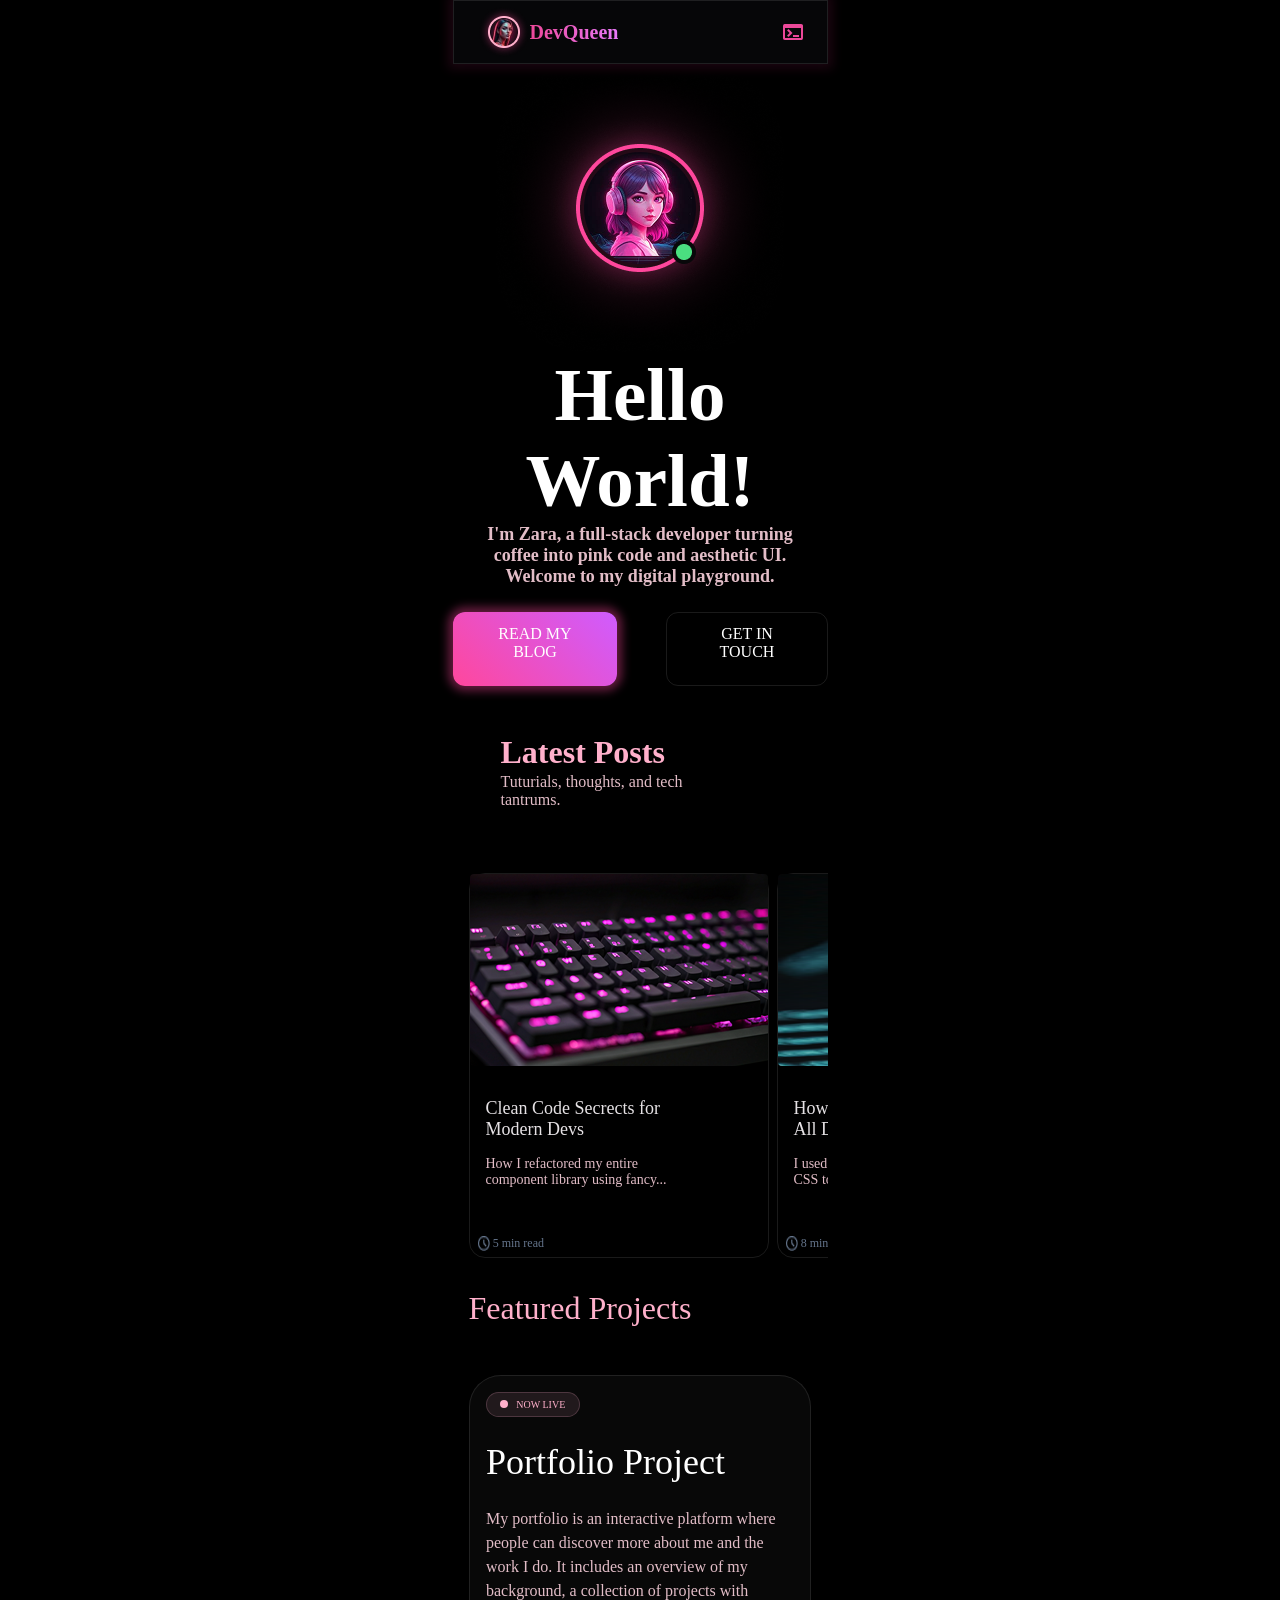
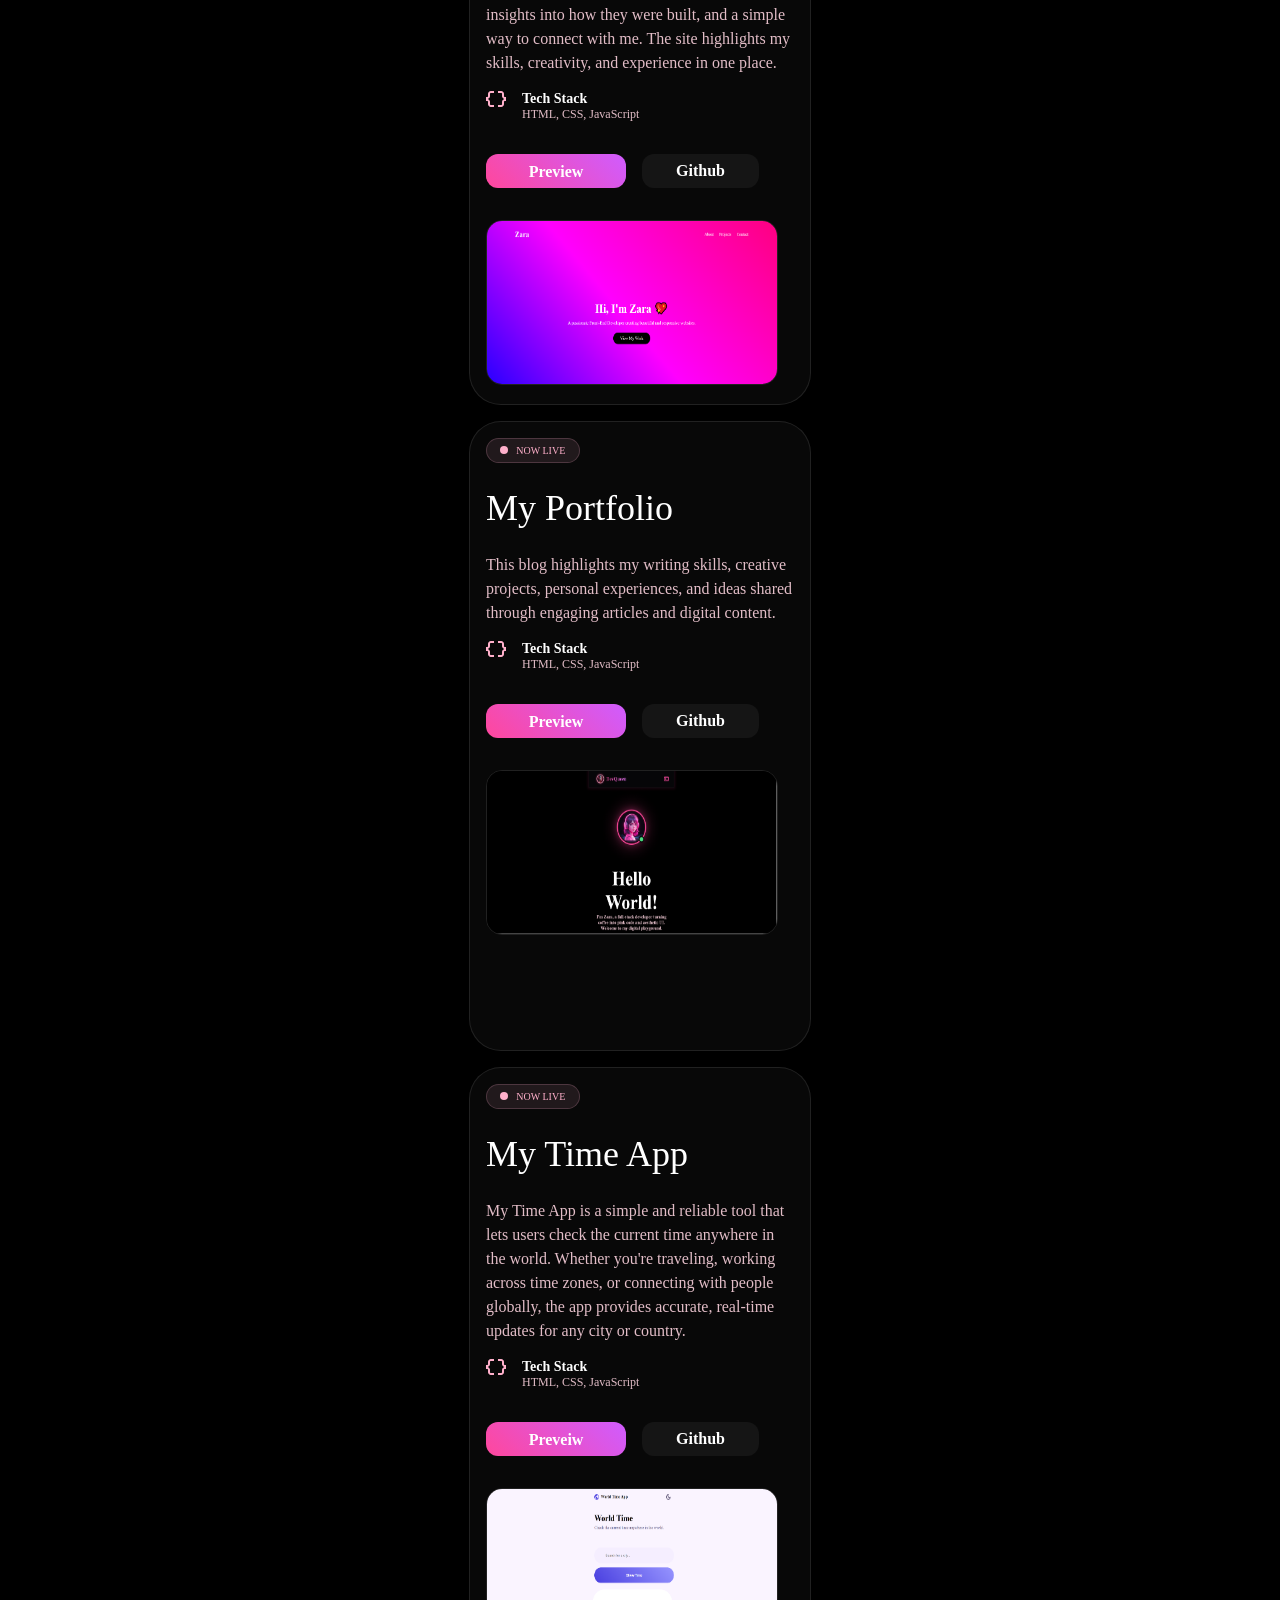
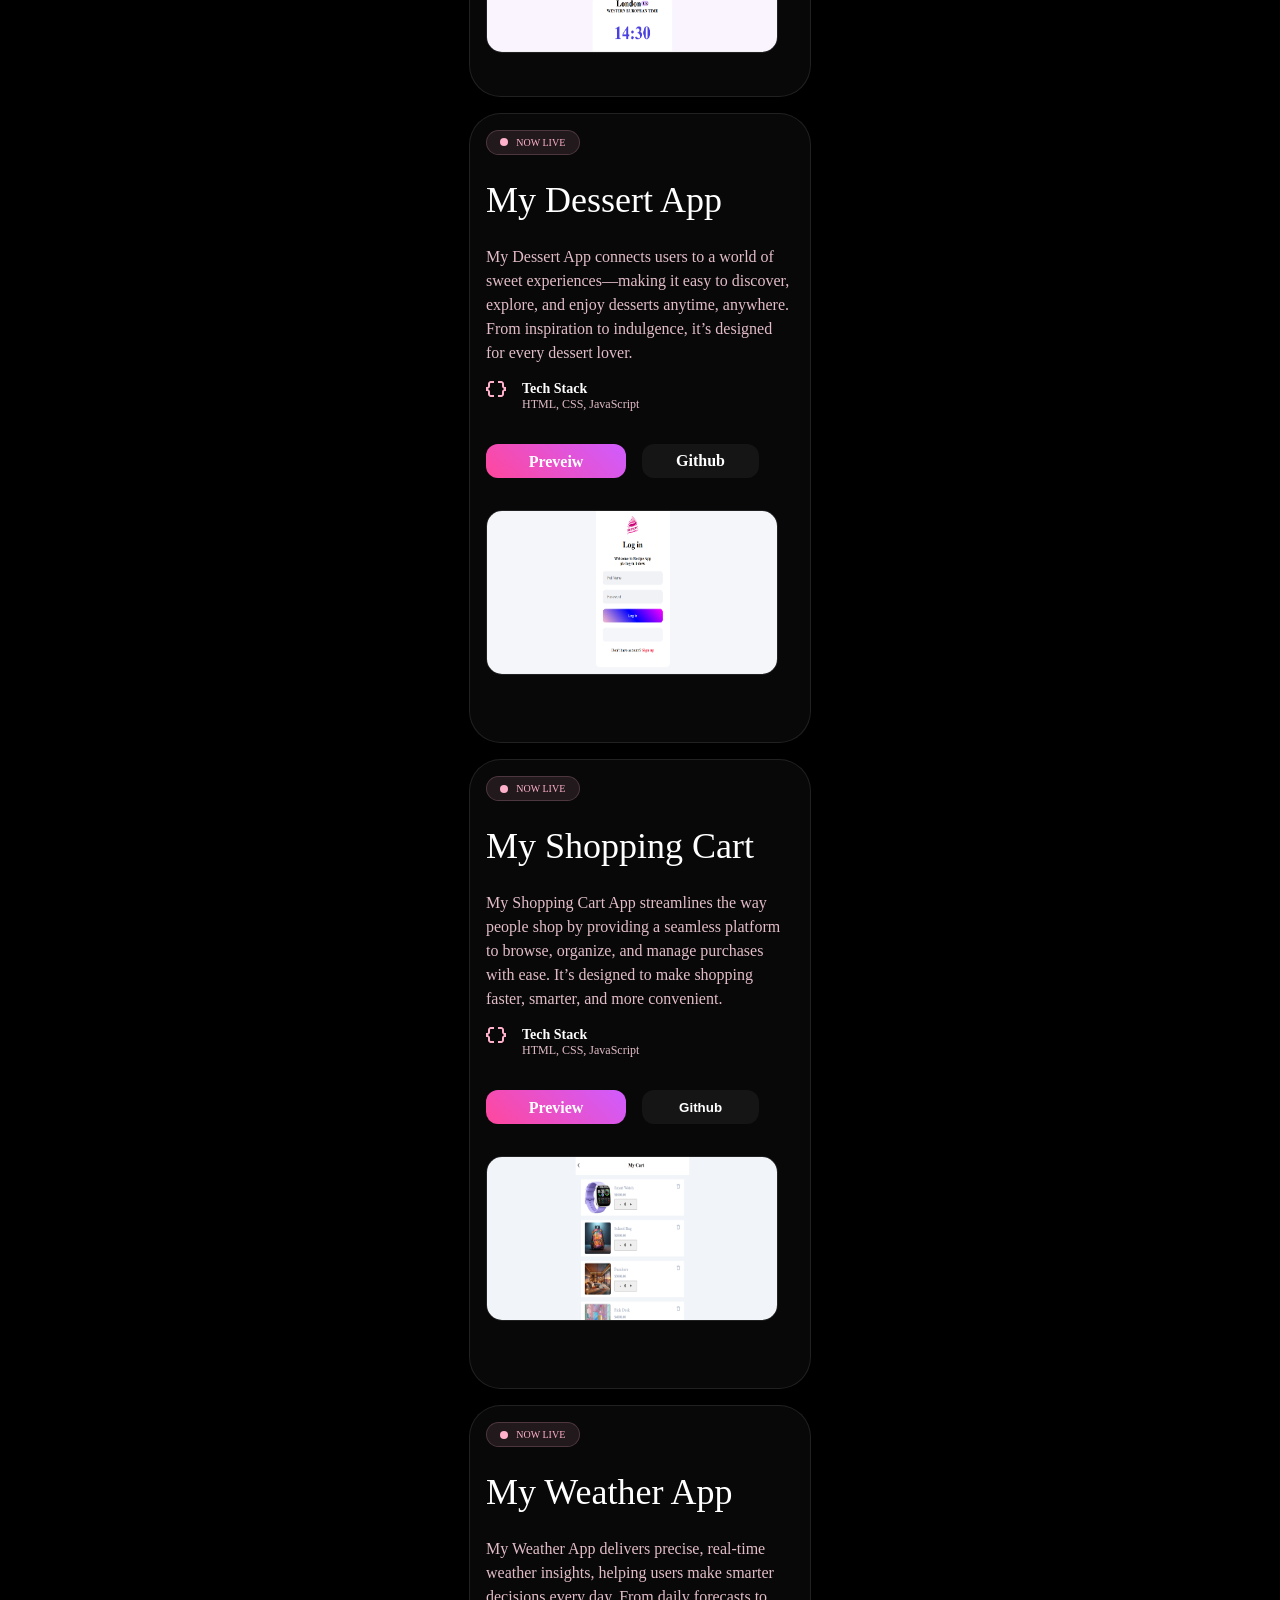
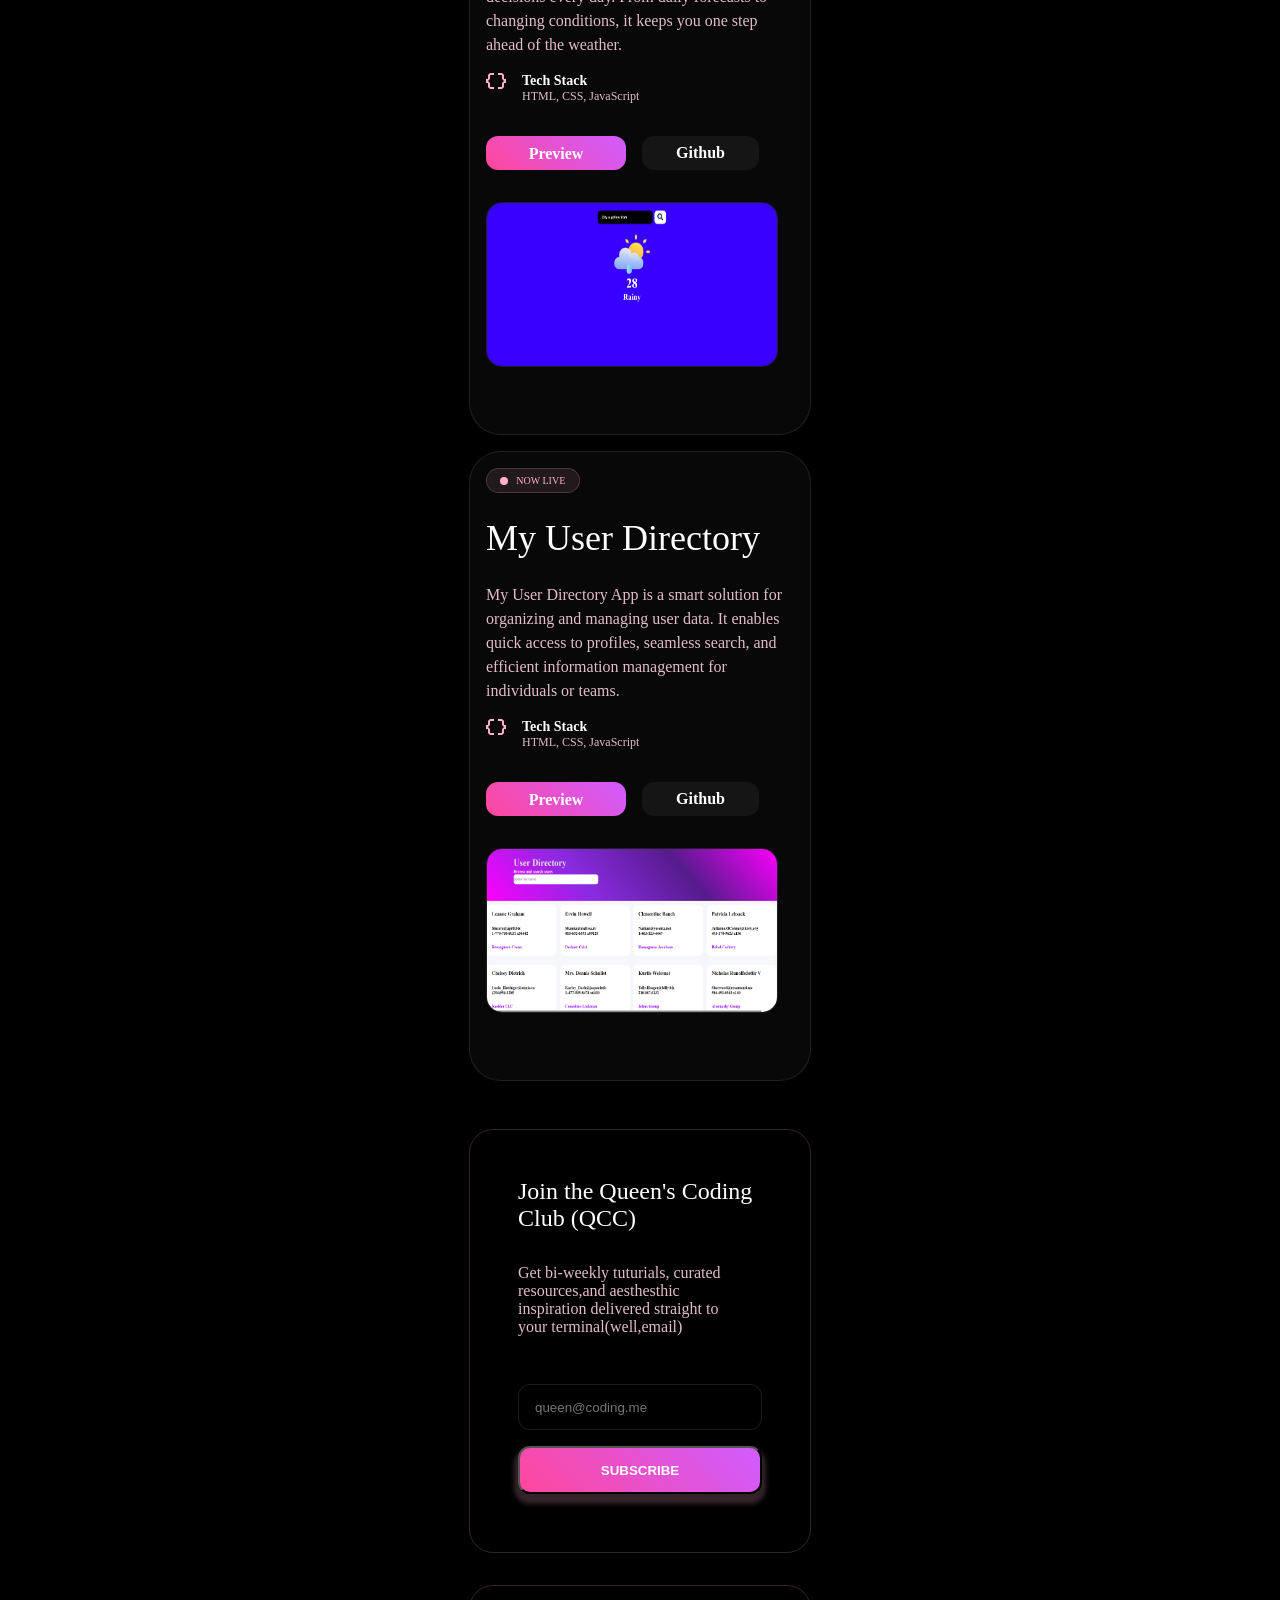
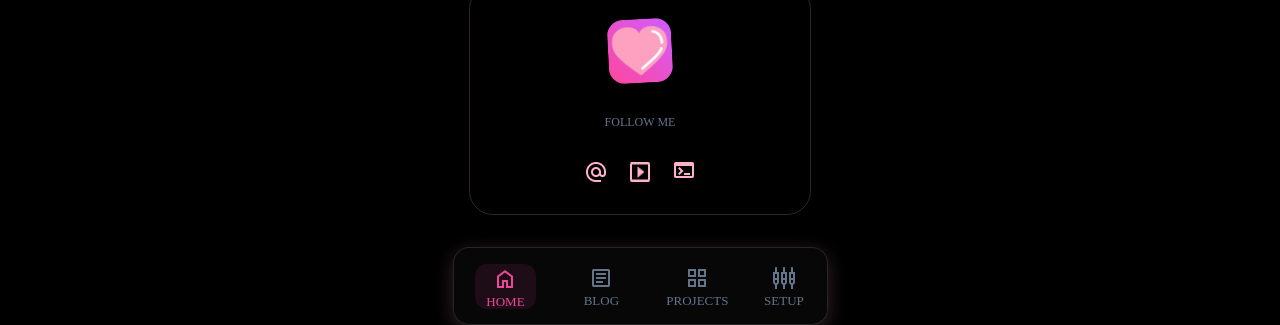
<file: index.html>
<!DOCTYPE html>
<html>
<head>
    <meta charset="UTF-8" />
    <meta name="viewport"content="width=device=width,initial-scale=1.0"/>
    <title>Zee's Blog</title>
    <link rel="stylesheet" href="style.css">
</head>
<body>
    <div class="main-container">
            <div class="navbar">
            <div class="profile">
                <img src="images/Navbar-image.png"class="image-1">
                <div class="brand-text">DevQueen</div>
            </div>
            <img src="images/Github-Icon.png"class="github-button">
        </div>
        <div class="description">
            <img src="images/Profile-image.png"class="margin">
            <h1 class="header-text"><b>Hello World!</b></h1>
            <div class="intro">
                <p>I'm Zara, a full-stack developer turning</p>
                <p>coffee into pink code and aesthetic UI.</p>
                <p>Welcome to my digital playground.</p>
            </div>
            <div class="btns">
                <a href="blog.html" class="read-btn">READ MY BLOG</a>
                <a href="#fmc" class="get-in-touch-btn">GET IN TOUCH</a>
            </div>
        </div>
        <div class="latest-posts">
            <div class="group-text">
                <div class="latest-posts-text">Latest Posts</div>
                <p class="text">Tuturials, thoughts, and tech</p>
                <p class="text">tantrums.</p>
            </div>
            
            <div class="cards">
                <div class="post-card">
                    <img src="images/image.png"class="portfolio">
                    <div class="card-texts">
                        <p>Clean Code Secrects for</p>
                        <p>Modern Devs</p>
                    </div>
                    <div class="explanation">
                        <p>How I refactored my entire</p>
                        <p>component library using fancy...</p>
                    </div>
                    <div class="time">
                        <img src="images/Time-Watch.png" class="watch">
                        <div class="five-min">5 min read</div>
                    </div>
                </div>

                <div class="post-card">
                    <img src="images/image2.png"class="portfolio">
                    <div class="card-texts">
                        <p>How I Made it, Secrets for</p>
                        <p>All Devs</p>
                    </div>
                    <div class="explanation">
                        <p>I used JavaScript, HTML</p>
                        <p>CSS to show some of the ...</p>
                    </div>
                    <div class="time">
                        <img src="images/Time-Watch.png" class="watch">
                        <div class="five-min">8 min read</div>
                    </div>
                </div>
            </div>
        </div>
        <div class="featured-projects">
            <div class="featured-projects-text">Featured Projects</div>
            <div class="project-card">
                <div class="live">
                    <div class="circle"></div>
                    <div class="live-text">NOW LIVE</div>
                </div>
                <h2 class="project-name">Portfolio Project</h2>
                <div class="project-description">
                    <p>My portfolio is an interactive platform where people can discover more about me and the work I do. It includes an overview of my background, a collection of projects with insights into how they were built, and a simple way to connect with me. The site highlights my skills, creativity, and experience in one place.</p>
                </div>
                <div class="tech-stack">
                    <img src="images/Tech Stack image.png" class="tech-image">
                    <div class="group">
                        <p class="tech">Tech Stack</p>
                        <p class="coding-languages">HTML, CSS, JavaScript</p>
                    </div>
            </div>
                    <div class="buttons">
                        <a href="https://zara-osifowora.vercel.app/" class="button1">Preview</a>
                        <a href="https://github.com/Zee-Dev-09/Zara-Portfolio" class="button2">Github</a>
                    </div>
            <img src="images/My Portfolio.PNG"class="image">
        </div>
            <div class="project-card">
                <div class="live">
                    <div class="circle"></div>
                    <div class="live-text">NOW LIVE</div>
                </div>
                <h2 class="project-name">My Portfolio</h2>
                <div class="project-description">
                    <p>This blog highlights my writing skills, creative projects, personal experiences, and ideas shared through engaging articles and digital content.</p>
                </div>
                <div class="tech-stack">
                    <img src="images/Tech Stack image.png" class="tech-image">
                    <div class="group">
                        <p class="tech">Tech Stack</p>
                        <p class="coding-languages">HTML, CSS, JavaScript</p>
                    </div>
            </div>
                    <div class="buttons">
                        <a href="https://zara-osifowora.vercel.app/" class="button1">Preview</a>
                        <a href="https://github.com/Zee-Dev-09/My-portfolio" class="button2">Github</a>
                    </div>
            <img src="images/blog-portfolio.PNG"class="image">
        </div>

            <div class="project-card">
                <div class="live">
                    <div class="circle"></div>
                    <div class="live-text">NOW LIVE</div>
                </div>
                <h2 class="project-name">My Time App</h2>
                <div class="project-description">
                    <p>My Time App is a simple and reliable tool that lets users check the current time anywhere in the world. Whether you're traveling, working across time zones, or connecting with people globally, the app provides accurate, real-time updates for any city or country.</p>
                </div>
                <div class="tech-stack">
                    <img src="images/Tech Stack image.png" class="tech-image">
                    <div class="group">
                        <p class="tech">Tech Stack</p>
                        <p class="coding-languages">HTML, CSS, JavaScript</p>
                    </div>
            </div>
                    <div class="buttons">
                        <a href="https://zara-clock.vercel.app/" class="button1">Preveiw</a>
                        <a href="https://github.com/Zee-Dev-09/Time-app" class="button2">Github</a>
                    </div>
            <img src="images/Time App.PNG"class="image">
        </div>

            <div class="project-card">
                <div class="live">
                    <div class="circle"></div>
                    <div class="live-text">NOW LIVE</div>
                </div>
                <h2 class="project-name">My Dessert App</h2>
                <div class="project-description">
                    <p>My Dessert App connects users to a world of sweet experiences—making it easy to discover, explore, and enjoy desserts anytime, anywhere. From inspiration to indulgence, it’s designed for every dessert lover.</p>
                </div>
                <div class="tech-stack">
                    <img src="images/Tech Stack image.png" class="tech-image">
                    <div class="group">
                        <p class="tech">Tech Stack</p>
                        <p class="coding-languages">HTML, CSS, JavaScript</p>
                    </div>
            </div>
                    <div class="buttons">
                        <a href="https://dessert-app-one.vercel.app/" class="button1">Preveiw</a>
                        <a href="https://github.com/Zee-Dev-09/Dessert-App" class="button2">Github</a>
                    </div>
            <img src="images/Desssert-App.PNG"class="image">
        </div>

            <div class="project-card">
                <div class="live">
                    <div class="circle"></div>
                    <div class="live-text">NOW LIVE</div>
                </div>
                <h2 class="project-name">My Shopping Cart</h2>
                <div class="project-description">
                    <p>My Shopping Cart App streamlines the way people shop by providing a seamless platform to browse, organize, and manage purchases with ease. It’s designed to make shopping faster, smarter, and more convenient.</p>
                </div>
                <div class="tech-stack">
                    <img src="images/Tech Stack image.png" class="tech-image">
                    <div class="group">
                        <p class="tech">Tech Stack</p>
                        <p class="coding-languages">HTML, CSS, JavaScript</p>
                    </div>
            </div>
                    <div class="buttons">
                        <a href="https://zara-shopping-cart.vercel.app/" class="button1">Preview</a>
                        <button class="button2">Github</button>
                    </div>
            <img src="images/Shopping Cart.PNG"class="image">
        </div>

            <div class="project-card">
                <div class="live">
                    <div class="circle"></div>
                    <div class="live-text">NOW LIVE</div>
                </div>
                <h2 class="project-name">My Weather App</h2>
                <div class="project-description">
                    <p>My Weather App delivers precise, real-time weather insights, helping users make smarter decisions every day. From daily forecasts to changing conditions, it keeps you one step ahead of the weather.</p>
                </div>
                <div class="tech-stack">
                    <img src="images/Tech Stack image.png" class="tech-image">
                    <div class="group">
                        <p class="tech">Tech Stack</p>
                        <p class="coding-languages">HTML, CSS, JavaScript</p>
                    </div>
            </div>
                    <div class="buttons">
                        <a href="https://weather-app-by-zara.vercel.app/" class="button1">Preview</a>
                        <a href="https://github.com/Zee-Dev-09/Weather-App" class="button2">Github</a>
                    </div>
            <img src="images/Weather App.PNG"class="image">
        </div>

            <div class="project-card">
                <div class="live">
                    <div class="circle"></div>
                    <div class="live-text">NOW LIVE</div>
                </div>
                <h2 class="project-name">My User Directory</h2>
                <div class="project-description">
                    <p>My User Directory App is a smart solution for organizing and managing user data. It enables quick access to profiles, seamless search, and efficient information management for individuals or teams.</p>
                </div>
                <div class="tech-stack">
                    <img src="images/Tech Stack image.png" class="tech-image">
                    <div class="group">
                        <p class="tech">Tech Stack</p>
                        <p class="coding-languages">HTML, CSS, JavaScript</p>
                    </div>
            </div>
                    <div class="buttons">
                        <a href="https://user-directory-by-zara.vercel.app/" class="button1">Preview</a>
                        <a href="https://github.com/Zee-Dev-09/User-Directory" class="button2">Github</a>
                    </div>
            <img src="images/User Directory.PNG"class="image">
        </div>
        </div>

        <div class="join-the-club">
            <p class="QCC">Join the Queen's Coding Club (QCC)</p>
            <div class="intro-two">
                <p>Get bi-weekly tuturials, curated</p>
                <p>resources,and aesthesthic</p>
                <p>inspiration delivered straight to</p>
                <p>your terminal(well,email)</p>
            </div>
            <input type="text" class="input" placeholder="queen@coding.me">
            <button class="sub-button">SUBSCRIBE</button>
        </div>
        <div class="follow-me-card" id="fmc">
            <img src="images/Heart.webp" class="heart">
            <p class="follow-me-text">FOLLOW ME</p>
            <div class="three-btns">
                <img src="images/At-btn.png"class="at-btn">
                <img src="images/Play-Icon.png" class="play-icon">
                <a href="https://github.com/Zee-Dev-09">
                    <img src="images/Pink-Github-Icon.png"class="pink-github-btn">
                </a>
            </div>
        </div>
        <div class="bottom-navbar">
            <div class="home-nav">
                <img src="images/Home BTN.png"class="home-icon">
                <div class="home-text">HOME</div>
            </div>
            <a href="blog.html" class="blog">
                <img src="images/blog.png" class="blog-icon">
                <div class="blog-text">BLOG</div>
            </a>
            <div class="project">
                <img src="images/projects.png" class="nav-icon">
                <div class="projects-text">PROJECTS</div>
            </div>
            <div class="set-up">
                <img src="images/setup.png" class="setup-image">
                <div class="setup-text">SETUP</div>
            </div>
        </div>
    </div>

</body>
</html>
</file>
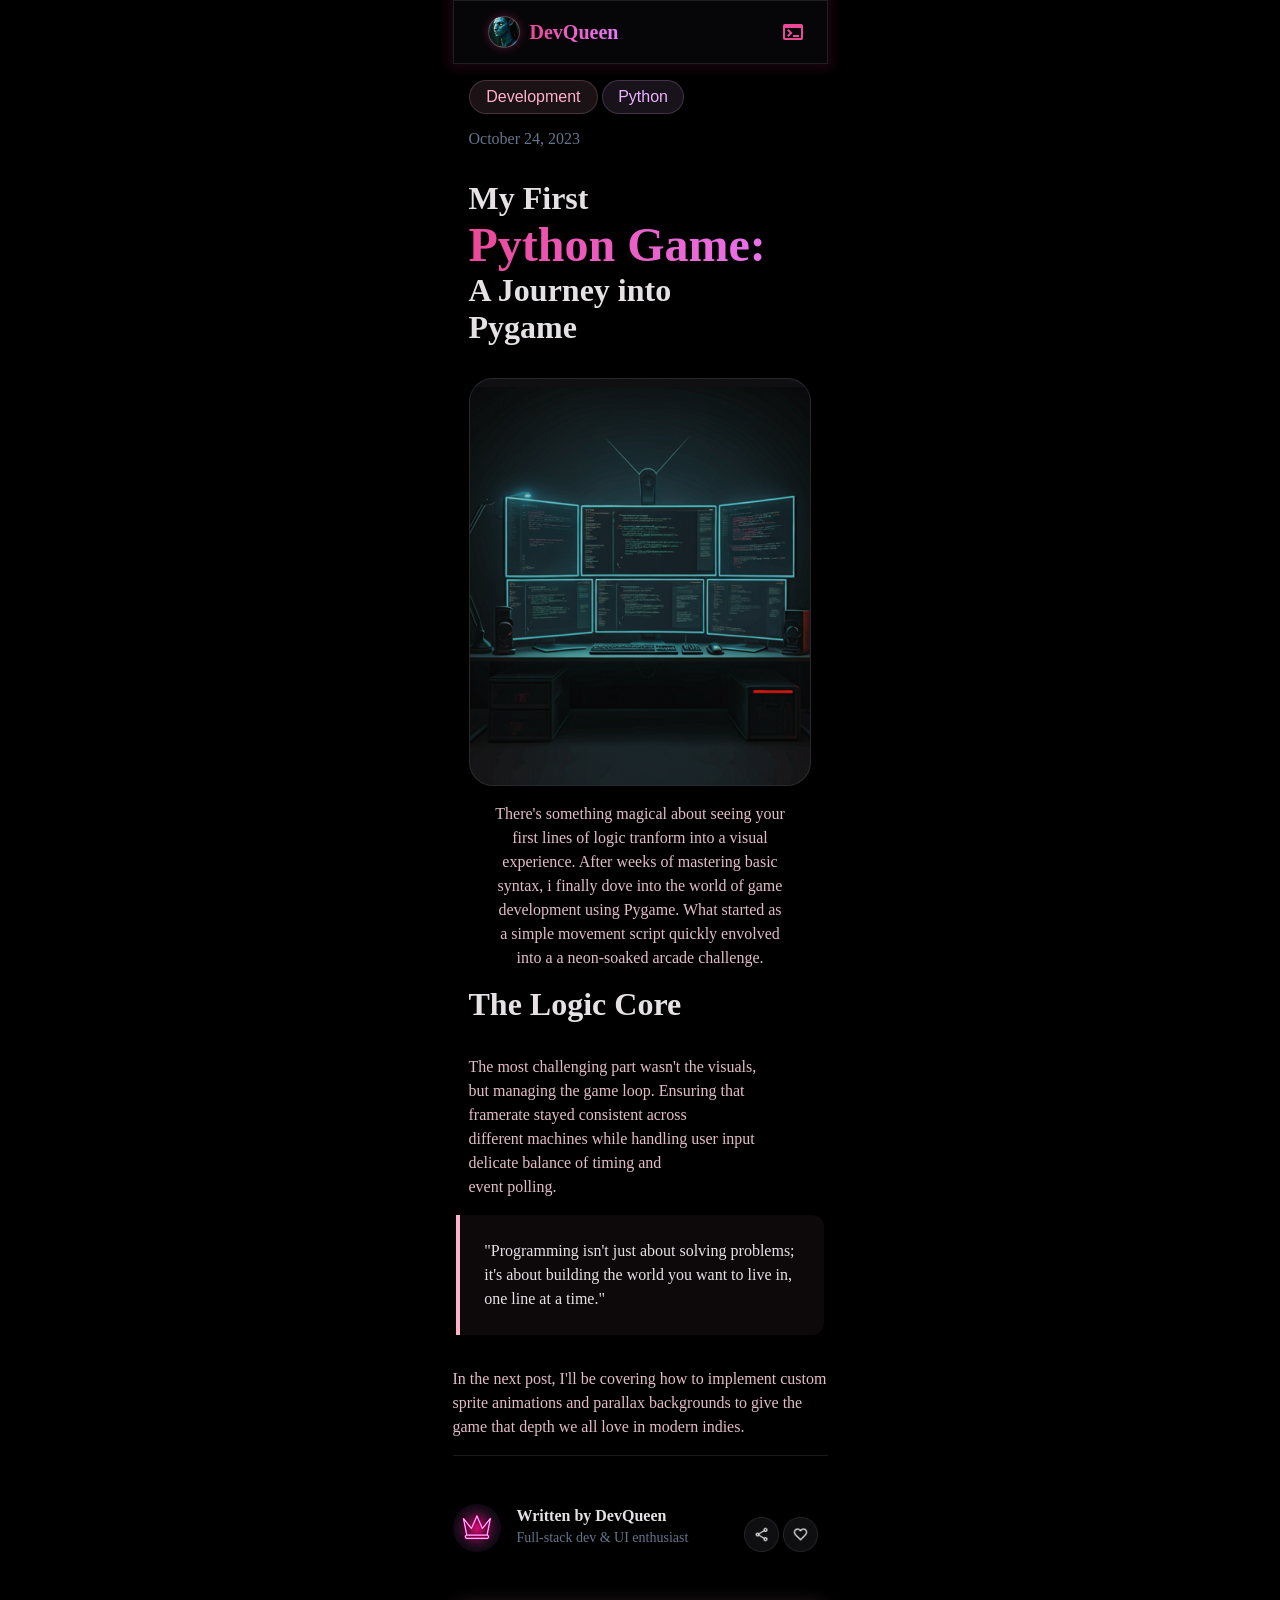
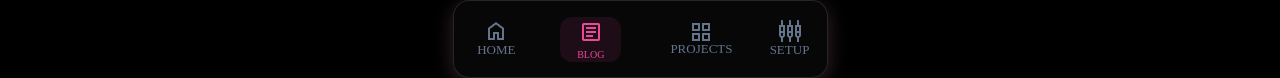
<file: blog.html>
<!DOCTYPE html>
<html>
<head>
    <meta charset="UTF-8" />
    <meta name="viewport"content="width=device=width,initial-scale=1.0"/>
    <title>Blog Post Detail</title>
    <link rel="stylesheet" href="blog.css">
</head>
<body>
    <div class="main-container">
        <div class="navbar">
            <div class="profile">
                <img src="images/Navbar-image-2.png"class="image-1">
                <div class="brand-text">DevQueen</div>
            </div>
            <img src="images/Github-Icon.png"class="github-button">
        </div>
        <div class="detail-header">
            <button class="dev-btn">Development</button>
            <button class="python-btn">Python</button>
            <div class="date-text">October 24, 2023</div>
        </div>
        <div class="header-texts">
            <h1>My First</h1>
            <h1 class="header-text">Python Game:</h1>
            <h1>A Journey into</h1>
            <h1>Pygame</h1>
        </div>
        <img src="images/Py-Image.png"class="py-image">
        <div class="article-content">
            <div class="py-intro">
                <p>There's something magical about seeing your</p>
                <p>first lines of logic tranform into a visual</p>
                <p>experience. After weeks of mastering basic</p>
                <p>syntax, i finally dove into the world of game</p>
                <p>development using Pygame. What started as</p>
                <p>a simple movement script quickly envolved</p>
                <p>into a a neon-soaked arcade challenge.</p>
            </div>
            <div class="logic-core">
                <div class="logic-text">The Logic Core</div>
                <div class="logic-intro">
                    <p>The most challenging part wasn't the visuals,</p>
                    <p>but managing the game loop. Ensuring that</p>
                    <p>framerate stayed consistent across</p>
                    <p>different machines while handling user input</p>
                    <p>delicate balance of timing and</p>
                    <p>event polling.</p>
                </div>
            </div>
            <div class="article">
                <p class="article-text">"Programming isn't just about solving
                    problems; it's about building the world
                    you want to live in, one line at a time."
                </p>
            </div>
            <div class="next-post">
                <p>
                    In the next post, I'll be covering how to
                    implement custom sprite animations and
                    parallax backgrounds to give the game that
                    depth we all love in modern indies.
                </p>
            </div>
            <div class="campaign">
                <div class="crown-group">
                    <img src="images/Crown.png"class="crown">
                    <div class="dev-group">
                        <div class="dev-queen">Written by DevQueen</div>
                        <p class="dev-text">Full-stack dev & UI enthusiast</p>
                    </div>
                </div>
                <div class="icon-group">
                    <img src="images/Share-Icon.png"class="share-icon">
                    <img src="images/heart-icon.png"class="heart-icon">
                </div>
            </div>
        </div>
        <div class="bottom-navbar">
            <div class="home-nav">
                <img src="images/grey-home-icon.png"class="home-icon">
                <div class="home-text">HOME</div>
            </div>
            <div class="blog">
                <img src="images/pink-blog-icon.png" class="nav-icon">
                <div class="blog-text">BLOG</div>
            </div>
            <div class="project">
                <img src="images/projects.png" class="nav-icon">
                <div class="projects-text">PROJECTS</div>
            </div>
            <div class="set-up">
                <img src="images/setup.png" class="setup-image">
                <div class="setup-text">SETUP</div>
            </div>
        </div>
    </div>
</body>
</html>
</file>
<file: style.css>
*{
    margin: 0;
    padding: 0;
    box-sizing: border-box;
}
html{
    scroll-behavior: smooth;
}
*::-webkit-scrollbar{
    display: none;
}
.main-container{
    max-width: 375px;
    margin: auto;
}
body{
    background-color: black;
}
.navbar{
    width: 100%;
    height: 64px;
    justify-content: space-between;
    padding-right: 24px;
    padding-left: 24px;
    background-color: #08080ACC;
    box-shadow: 0px 0px 10px 5px #FF2E971A;
    display: flex;
    align-items: center;
    justify-content: left;
    justify-content: space-between;
    border: 1px solid #FFFFFF1A;
}
.profile{
    display: flex;
    align-items: center;
}
.brand-text{
    font-weight: 800;
    font-size: 20px;
    background: linear-gradient(to right, #EC4899, #E879F9);
    -webkit-background-clip: text;
    -webkit-text-fill-color: transparent;
}
.margin{
    display: block;
    margin: auto;
}
.header-text{
    color: white;
    font-size: 75px;
    text-align: center;
}
.intro{
    width: 342px;
    height: 87.6px;
    max-width: 672px;
    margin-top: 1.2px;
    padding-right: 7.62px;
    padding-bottom: 0.6px;
    padding-left: 7.61px;
    color: #E2BDC7;
    font-size: 18px;
    font-weight: 700;
    margin: auto;
    text-align: center;
}
.btns{
    display: flex;
    align-items: center;
    justify-content: center;
    justify-content: space-between;
    text-align: center;
}
.read-btn{
    width: 164.95px;
    height: 74px;
    border-radius: 12px;
    padding: 13px 30.19px;
    background: linear-gradient(
        45deg,
        #FF479C,
        #CF5CFF
    );
    gap: 16px;
    box-shadow: 0px 0px 10px 5px #FF479C66;
    color: #FFFFFF;
    text-align: center;
    text-decoration: none;
}
.get-in-touch-btn{
    width: 161.05px;
    height: 74px;
    border-radius: 12px;
    padding: 12px 45.78px;
    border: 1px solid #FFFFFF1A;
    gap: 16px;
    color: #FFFFFF;
    background-color: transparent;
    text-decoration: none;
}
.join-the-club{
    width: 342px;
    height: 424px;
    border-radius: 24px;
    border: 1px solid #FFB0CB33;
    padding: 48px;
    margin: auto;
    margin-top: 2rem;
}
.QCC{
    color: #FFFFFF;
    font-size: 24px;
}
.intro-two{
    width: 244px;
    height: 120px;
    padding-bottom: 24px;
    color: #E2BDC7;
    margin-top: 2rem;
}
.input{
    width: 244px;
    height: 46px;
    border-radius: 12px;
    border: 1px solid #FFFFFF1A;
    padding: 13px 16px;
    background-color: #00000066;
}
.sub-button{
    width: 244px;
    height: 48px;
    border-radius: 12px;
    color: #FFFFFF01;
    box-shadow: 0px 6px 4px 4px #FFB0CB33;
    margin-top: 1rem;
    background: linear-gradient(
        45deg,
        #FF479C,
        #CF5CFF
    );
    color: #FFFFFF;
    font-weight: 700;
}
.follow-me-card{
   width: 342px;
   height: 230px;
   border-radius: 24px;
   border: 1px solid #FFB0CB33; 
   padding: 48px 48px;
   color: #FFFFFF08;
    margin: auto;
    margin-top: 2rem;
    display: flex;
    align-items: center;
    justify-content: center;
    flex-direction: column;
    gap: 2rem;
}
.heart{
    width: 64px;
    height: 64px;
    border-radius: 16px;
    background: linear-gradient(
        45deg,
        #FF479C,
        #CF5CFF
    );
    margin: auto;
    transform: rotate(
        -3deg
    );
    padding: 0.2rem;
}
.follow-me-text{
    font-size: 12px;
    color: #64748B;
    text-align: center;
}
.bottom-navbar{
    width: 100%;
    height: 78px;
    border-radius: 16px;
    border: 1px solid #ffffff20;
    padding: 12px 12px;
    display: flex;
    align-items: center;
    justify-content: center;
    gap: 1rem;
    background-color: #08080AE5;
    box-shadow: 0px 5px 20px 0px #FFB0CB33;
    margin-top: 2rem;
}
.home-nav{
    width: 61.2px;
    height: 45px;
    font-weight: 500;
    color: #EC4899;
    font-size: 13px;
    border-radius: 12px;
    font-weight: 500;
    font-size: 10px;
    line-height: 15px;
    text-align: center;
    box-shadow: 0 0 10 0 #FF2E9733;
    margin: auto;
    text-align: center;
    display: flex;
    flex-direction: column;
    align-items: center;
    background-color: #EC48991A;
}
.home-icon{
    width: 16px;
    height: 18px;
    margin: auto;
    display: block;
}
.home-text{
    color: #EC4899;
    font-weight: 500;
    text-align: center;
    font-size: 13px;
}
.blog{
    width: 61.2px;
    height: 45px;
    font-weight: 500;
    font-size: 13px;
    text-align: center;
    margin: auto;
    text-align: center;
    display: flex;
    flex-direction: column;
    align-items: center;
    text-decoration: none;
}
.blog-text{
    text-decoration: none;
    color: #64748B;
}
.nav-icon{
    margin: auto;
    display: block;
}
.blog-icon{
    margin: auto;
    display: block; 
}
.projects-text{
    font-weight: 500;
    font-size: 13px;
    color: #64748B;
    text-align: center;
}
.setup-text{
    font-weight: 500;
    font-size: 13px;
    color: #64748B;
    text-align: center;
}
.set-up{
    width: 61.2px;
    height: 45px;
    text-align: center;
    display: flex;
    flex-direction: column;
    align-items: center;
}
.project{
    width: 61.2px;
    height: 45px;
    margin: auto;
    text-align: center;  
    display: flex;
    flex-direction: column;
    align-items: center;  
}
.setup-image{
    margin: auto;
}
.three-btns{
    width: 108px;
    height: 20px;
    display: flex;
    gap: 24px;
}
.latest-posts-text{
    width: 193.02px;
    height: 39px;
    font-size: 32px;
    font-weight: 700;
    color: #FFB0CB;
}
.text{
    color: #E2BDC7;
    font-weight: 400;
    font-size: 16px;
}
.group-text{
    margin: 3rem;
    display: flex;
    display: block;
    flex-direction: column;
}
.post-card{
    width: 300px;
    height: 385px;
    border-radius: 16px;
    border: 1px solid #FFFFFF1A;
}
.portfolio{
    width: 298px;
    height: 192px;
    display: block;
    border-radius: 4px;
    margin-bottom: 2rem;
}
.image3{
    width: 298px;
    display: block;
    border-radius: 4px;
    margin-bottom: 2rem;
}
.card-texts{
    font-weight: 400;
    font-size: 18px;
    color: #E5E1E4;
    padding-left: 1rem;
    margin-bottom: 1rem;
}
.explanation{
    font-weight: 400;
    font-size: 14px;
    color: #E2BDC7;
    padding-left: 1rem;
}
.time{
    display: flex;
    padding-left: 0.5rem;
    gap: 0.2rem;
}
.five-min{
    font-weight: 400;
    font-size: 12px;
    color: #64748B;
    margin-top: 3rem;
}
.watch{
    margin-top: 3rem;
}
.cards{
    display: flex;
    flex-direction: row;
    align-items: center;
    gap: 0.5rem;
    overflow: auto;
    padding: 1rem;
}
.featured-projects{
    padding: 1rem;
    gap: 1rem;
    display: flex;
    flex-direction: column;
}
.featured-projects-text{
    font-size: 32px;
    font-weight: 400;
    color: #FFB0CB;
    margin-bottom: 2rem;
}
.project-card{
    width: 342px;
    height: 630.13px;
    border-radius: 32px;
    border: 1px  solid #FFFFFF1A;
    background-color: #FFFFFF08;
    margin: auto;
    padding: 1rem;
}
.live{
    width: 93.64px;
    height: 25px;
    border-radius: 9999px;
    border: 1px solid #FFB0CB33;
    padding: 4px 12px;
    display: flex;
    align-items: center;
    justify-content: center;
    background-color: #FFB0CB1A;
    gap: 0.5rem;
}
.circle{
    width: 8px;
    height: 8px;
    border-radius: 9999px;
    background-color: #FFB0CB;
}
.live-text{
    font-weight: 400;
    font-size: 10px;
    color: #FFB0CB;
}
.project-name{
    font-weight: 400;
    font-size: 36px;
    color: #FFFFFF;
    text-align: left;
    margin-top: 1.5rem;
}
.project-description{
    font-weight: 400;
    font-size: 16px;
    color: #E2BDC7;
    margin-top: 1.5rem;
    line-height: 24px;
    margin-bottom: 1rem;
}
.tech{
    font-weight: 700;
    font-size: 14px;
    color: #FFFFFF;
}
.tech-stack{
    display: flex;
    gap: 1rem;
}
.coding-languages{
    font-weight: 400;
    font-size: 12px;
    color: #E2BDC7;
    display: flex;
    flex-direction: column;
}
.tech-image{
    width: 20px;
    height: 16px;
}
.buttons{
    display: flex;
    text-align: center;
    gap: 1rem;
    text-decoration: none;
}
.button1{
    width: 140.07px;
    height: 34px;
    border-radius: 12px;
    padding: 9px 24px;
    background: linear-gradient(
        45deg,
        #FF479C,
        #CF5CFF
    );
    font-weight: 700;
    color: white;
    margin-top: 2rem;
    border: none;
    text-decoration: none;
}
.button2{
    width: 117.01px;
    height: 34px;
    border-radius: 12px;
    padding: 8px 24px;
    border: 1px solid #FFFFFF1A;
    font-weight: 700;
    background-color: #FFFFFF0D;
    color: white;
    margin-top: 2rem;
    border: none;
    text-decoration: none;
}
.image{
    width: 292px;
    height: 165.13px;
    border-radius: 16px;
    border: 1px solid #FFFFFF1A;
    margin-top: 2rem;
}
</file>
<file: blog.css>
*{
    margin: 0;
    padding: 0;
    box-sizing: border-box;
}
body{
    background-color: black;
    color: white;
}
.main-container{
    max-width: 375px;
    margin: auto;
}
.navbar{
    width: 100%;
    height: 64px;
    justify-content: space-between;
    padding-right: 24px;
    padding-left: 24px;
    background-color: #08080ACC;
    box-shadow: 0px 0px 10px 5px #FF2E971A;
    display: flex;
    align-items: center;
    justify-content: left;
    justify-content: space-between;
    border: 1px solid #FFFFFF1A;
}
.profile{
    display: flex;
    align-items: center;
}
.brand-text{
    font-weight: 800;
    font-size: 20px;
    background: linear-gradient(to right, #EC4899, #E879F9);
    -webkit-background-clip: text;
    -webkit-text-fill-color: transparent;
}
.dev-btn{
    width: 129.75px;
    height: 34px;
    border-radius: 9999px;
    border: 1px solid #FFB0CB33;
    padding: 4px 12px;
    background-color: #FFB0CB1A;
    font-weight: 400;
    font-size: 16px;
    color: #FFB0CB;
    margin-top: 1rem;
    margin-left: 1rem;
    text-align: center;
}
.python-btn{
    width: 81.58px;
    height: 34px;
    border-radius: 9999px;
    border: 1px solid #ECB2FF33;
    padding: 4px 12px;
    background-color: #ECB2FF1A;
    font-weight: 400;
    font-size: 16px;
    color: #ECB2FF;
    text-align: center;
}
.date-text{
    font-weight: 400;
    font-size: 16px;
    color: #64748B;
    margin: 1rem;
}
.header-texts{
    font-weight: 700;
    font-size: 16px;
    color: #E5E1E4;
    padding: 1rem 1rem;
}
.header-text{
    font-weight: 700;
    font-size: 48px;
    background: linear-gradient(to right, #EC4899, #E879F9);
    -webkit-background-clip: text;
    -webkit-text-fill-color: transparent;
}
.py-image{
    margin: auto;
    display: block;
    margin-top: 1rem;
}
.py-intro{
    font-weight: 400;
    font-size: 16px;
    color: #E2BDC7;
    display: flex;
    flex-direction: column;
    align-items: center;
    margin-top: 1rem;
    line-height: 24px;
}
.logic-text{
    font-weight: 700;
    font-size: 32px;
    color: #E5E1E4;
    padding: 1rem;
}
.logic-intro{
    font-weight: 400;
    font-size: 16px;
    color: #E2BDC7;
    padding: 1rem;
    line-height: 24px;
}
.coding-game{
    width: 342px;
    height: 537px;
    border: 1px solid white;
}
.code-navbar{
    width: 342px;
    height: 32px;
    border-radius: 12px;
    border: 1px solid #FFFFFF1A;
    justify-content: center;
    padding: 8px 16px;
    background-color: #FFFFFF1A;
}
.article{
    width: 98%;
    height: 120px;
    border-radius: 0px 12px 12px 0px;
    border-left: 4px solid #FFB0CB;
    padding: 24px;
    background-color: #FFB0CB0D;
    margin: auto;
    font-weight: 400;
    font-size: 16px;
    color: #E5E1E4;
    line-height: 24px;
}
.next-post{
    font-weight: 400;
    font-size: 16px;
    line-height: 24px;
    color: #E2BDC7;
    margin-top: 2rem;
}
.campaign{
    width: 100%;
    height: 113px;
    border-top: 1px solid #FFFFFF1A;
    justify-content: space-between;
    padding-top: 48px;
    margin-top: 1rem;
    display: flex;
}
.crown-group{
    width: 75%;
    height: 64px;
    gap: 16px;
    display: flex;
}
.dev-queen{
    font-weight: 700;
    font-size: 16px;
    line-height: 24px;
    color: #E5E1E4;
}
.dev-text{
    font-weight: 400;
    font-size: 14px;
    line-height: 20px;
    color: #64748B;
}
.icon-group{
    margin: auto;
    gap: 1rem;

}
.share-icon{
    width: 35px;
    height: 35px;
}
.heart-icon{
    width: 35px;
    height: 35px;
}
.crown{
    width: 48px;
    height: 48px;
    border-radius: 9999px;
}
.bottom-navbar{
    width: 100%;
    height: 78px;
    border-radius: 9999px;
    border-radius: 16px;
    border: 1px solid #ffffff20;
    padding: 12px 12px;
    display: flex;
    align-items: center;
    justify-content: center;
    gap: 1rem;
    background-color: #08080AE5;
    margin-top: 2rem;
    box-shadow: 0px 5px 20px 0px #FFB0CB33;
}
.home-nav{
    width: 61.63px;
    height: 45px;
    padding: 4px 16px;  
    text-align: center;
    display: flex;
    flex-direction: column;
    align-items: center;
}
.home-icon{
    width: 16px;
    height: 18px;
    margin: auto;
    display: block;
}
.home-text{
    color: #64748B;
    font-weight: 500;
    text-align: center;
    font-size: 13px;
}
.blog{
    width: 61.2px;
    height: 45px;
    font-weight: 500;
    color: #EC4899;
    font-size: 13px;
    border-radius: 12px;
    font-weight: 500;
    font-size: 10px;
    line-height: 15px;
    text-align: center;
    box-shadow: 0 0 10 0 #FF2E9733;
    margin: auto;
    text-align: center;
    display: flex;
    flex-direction: column;
    align-items: center;
    background-color: #EC48991A;
}
.nav-icon{
    margin: auto;
    display: block;
}
.projects-text{
    font-weight: 500;
    font-size: 13px;
    color: #64748B;
    text-align: center;
}
.setup-text{
    font-weight: 500;
    font-size: 13px;
    color: #64748B;
    text-align: center;
}
.set-up{
    width: 50px;
    text-align: center;
    display: flex;
    flex-direction: column;
    align-items: center;
}
.project{
    width: 60px;
    height: 33px;
    margin: auto;
    text-align: center;  
    display: flex;
    flex-direction: column;
    align-items: center;  
}
.setup-image{
    margin: auto;
}
</file>
